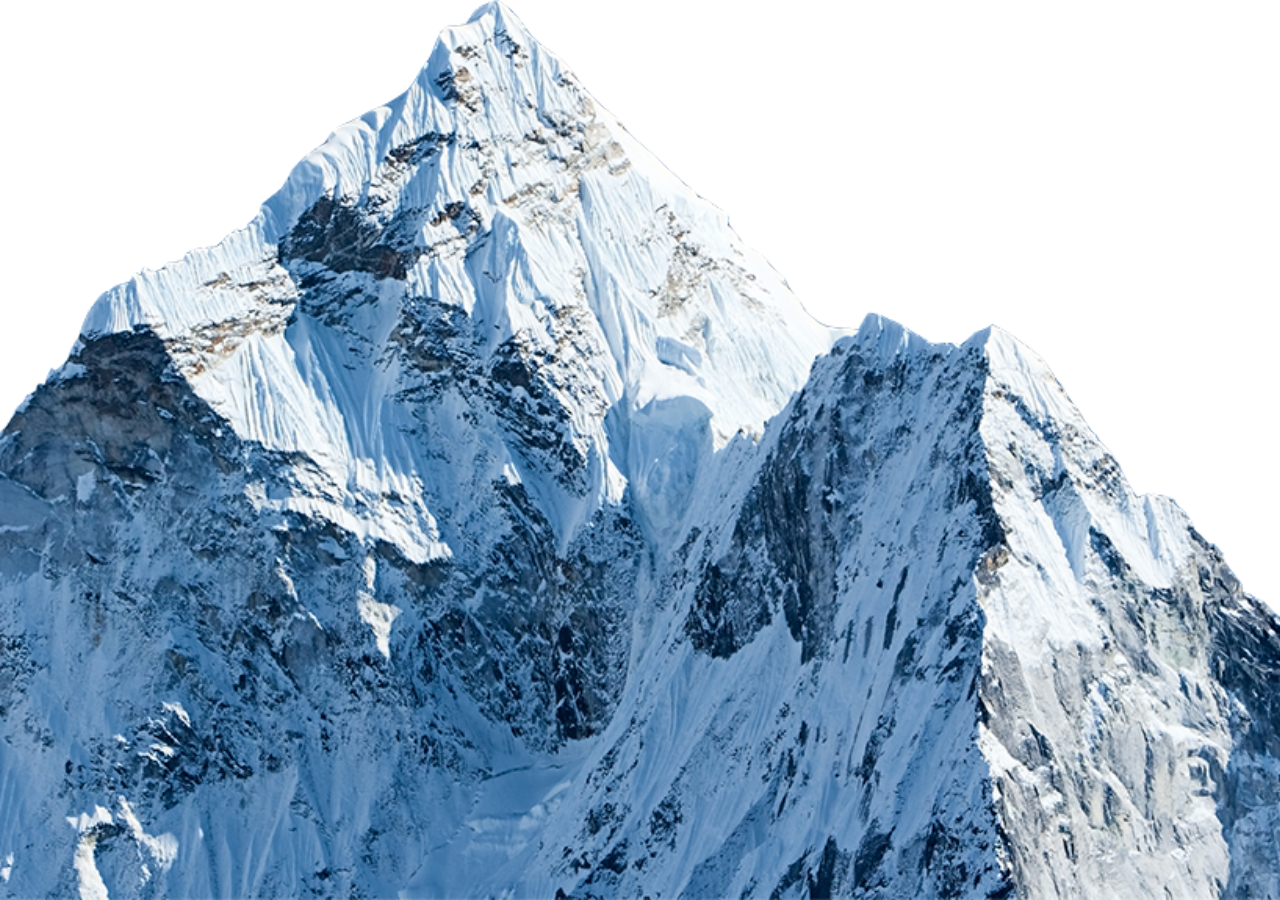
<file: button.html>
<!DOCTYPE html>
<html lang="pt-br">
<head>
    <meta charset="UTF-8">
    <meta http-equiv="X-UA-Compatible" content="IE=edge">
    <meta name="viewport" content="width=device-width, initial-scale=1.0">
    <title>Document</title>
    <style>

        body{
        }
        body::after{
            height: 100%;
            width: 105%;
            position: absolute;
            top: 0;
            right: 0;
            bottom: 0;
            left: 0;
            pointer-events: none;
            background: url('pexels-hristo-fidanov-1252890.png')no-repeat ;
            background-size: cover;

        }
    

        @keyframes sky{
            from{
                transform: translateX(-50%);
            }
        }

        main{
            background: url('montanha\ de\ gelo\ png\ -\ Imagens\ hd\ para\ download.png') no-repeat center center;
            background-size: cover;
            position: absolute;
            top: 0;
            right: 0;
            bottom: 0;
            left: 0;
            z-index: 1;
        }
    </style>
</head>
<body>
    <main>

    </main>
</body>
</html>
</file>
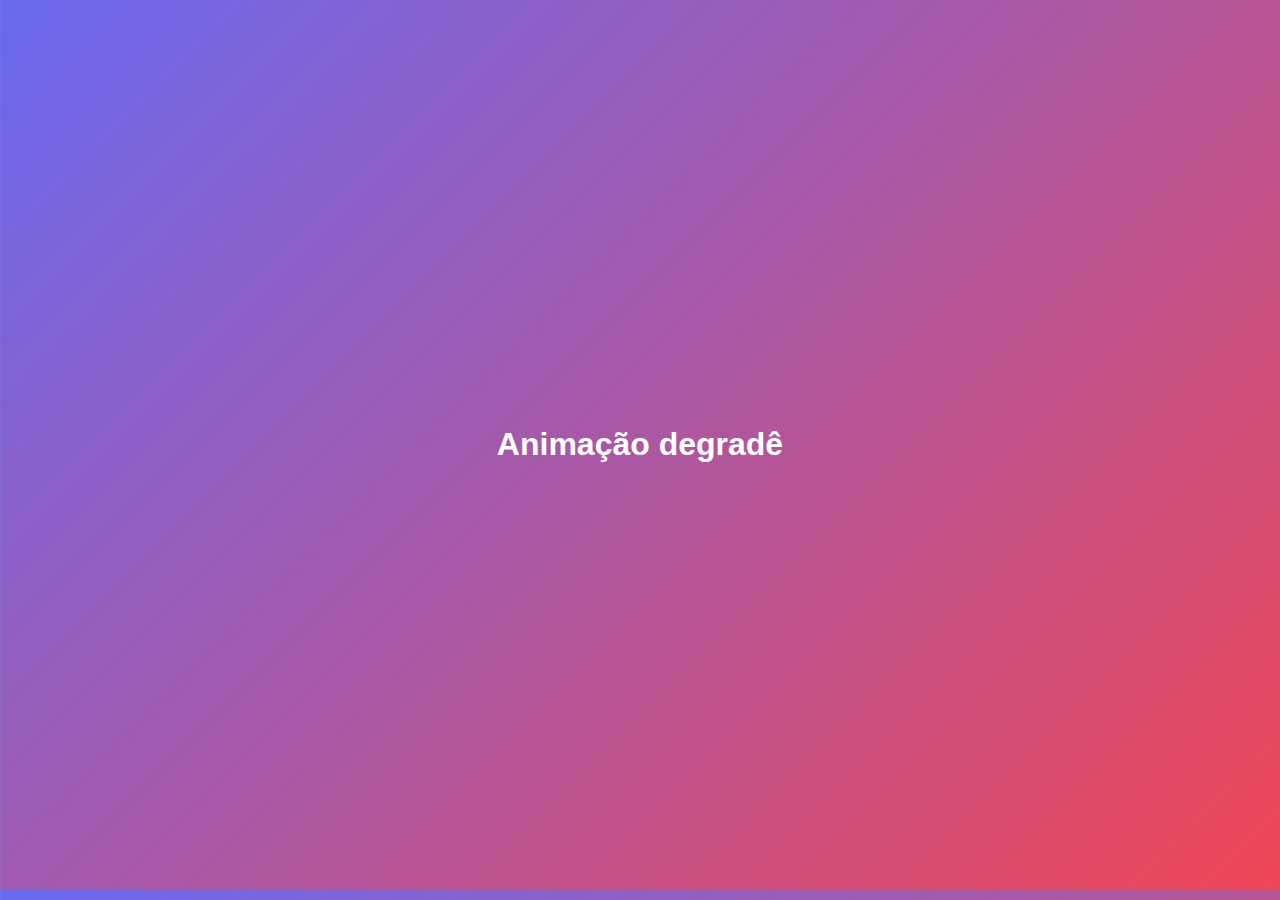
<file: exercicio.html>
<!DOCTYPE html>
<html lang="pt-br">
<head>
    <meta charset="UTF-8">
    <meta http-equiv="X-UA-Compatible" content="IE=edge">
    <meta name="viewport" content="width=device-width, initial-scale=1.0">
    <title>Fundo degrade</title>
    <style>

        body{
            animation: gradient 5s ease-in-out alternate infinite;
            display: flex;
            align-items: center;
            height: 97vh;
            justify-content: center;
            font-size: 1em;
            font-family: Arial, Helvetica, sans-serif;
            color: white;
            background-image: linear-gradient(-45deg, rgba(0, 255, 242, 0.781), yellow, rgba(255, 0, 0, 0.74), rgba(9, 9, 230, 0.61));
            background-size: 500% 100%;
            
        }

        @keyframes gradient{
            0%{
                background-position-x: 0%;
            }

            50%{
                background-position-x: 50%;
            }

            100%{
                background-position: 100%;
            }
        }
    </style>
</head>
<body>
    <div>
        <h1>Animação degradê</h1>
    </div>
</body>
</html>
</file>
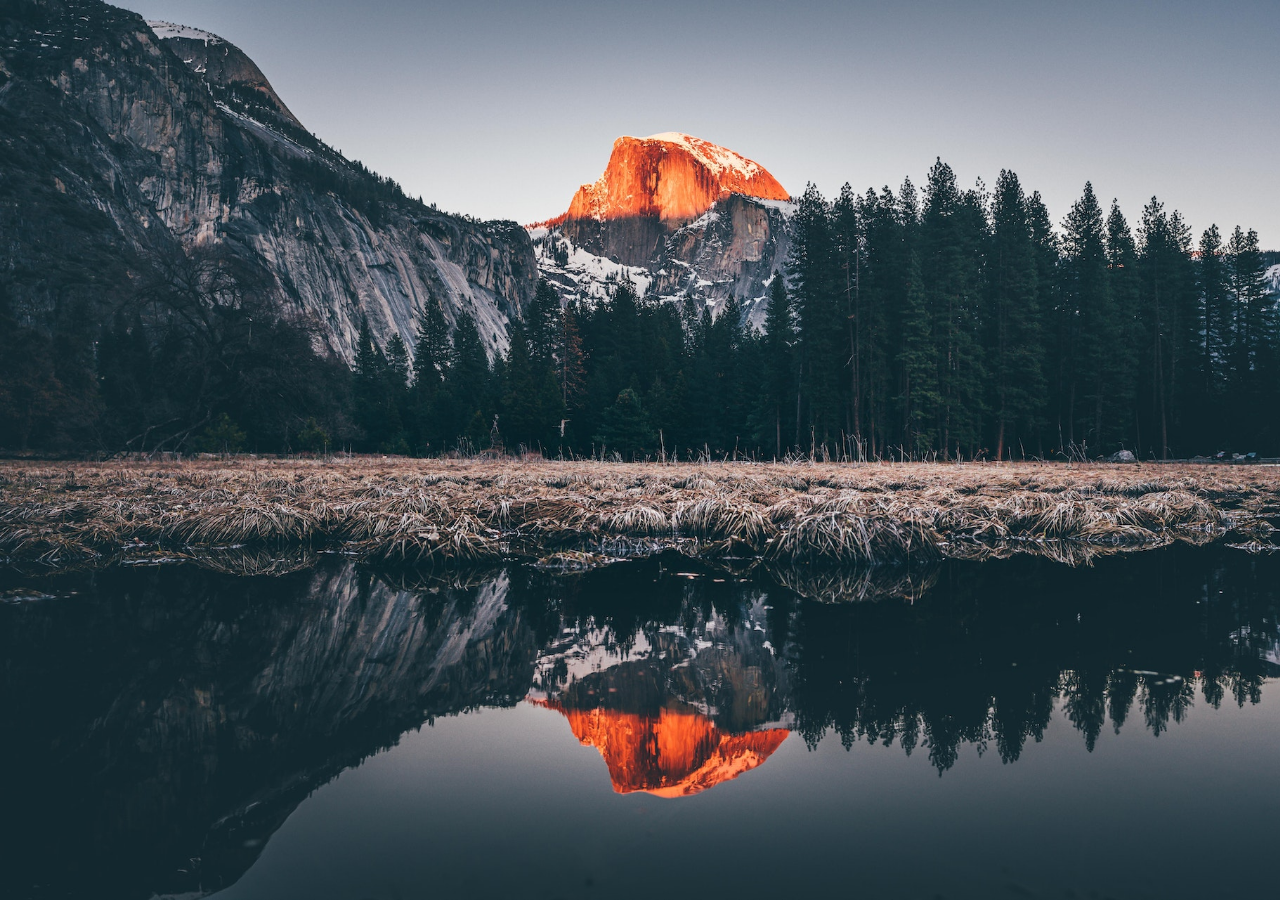
<file: exercicio4.html>
<!DOCTYPE html>
<html lang="en">
<head>
    <meta charset="UTF-8">
    <meta http-equiv="X-UA-Compatible" content="IE=edge">
    <meta name="viewport" content="width=device-width, initial-scale=1.0">
    <link rel="stylesheet" href="ex04.css">
    <title>Ex04</title>
</head>
<body>
    <div class="container">
        <h1>Utilizando animações com CSS</h1>
        <div class="mascara">
            <h2>Tudo pronto?</h2>
        </div>
    </div>
</body>
</html>
</file>
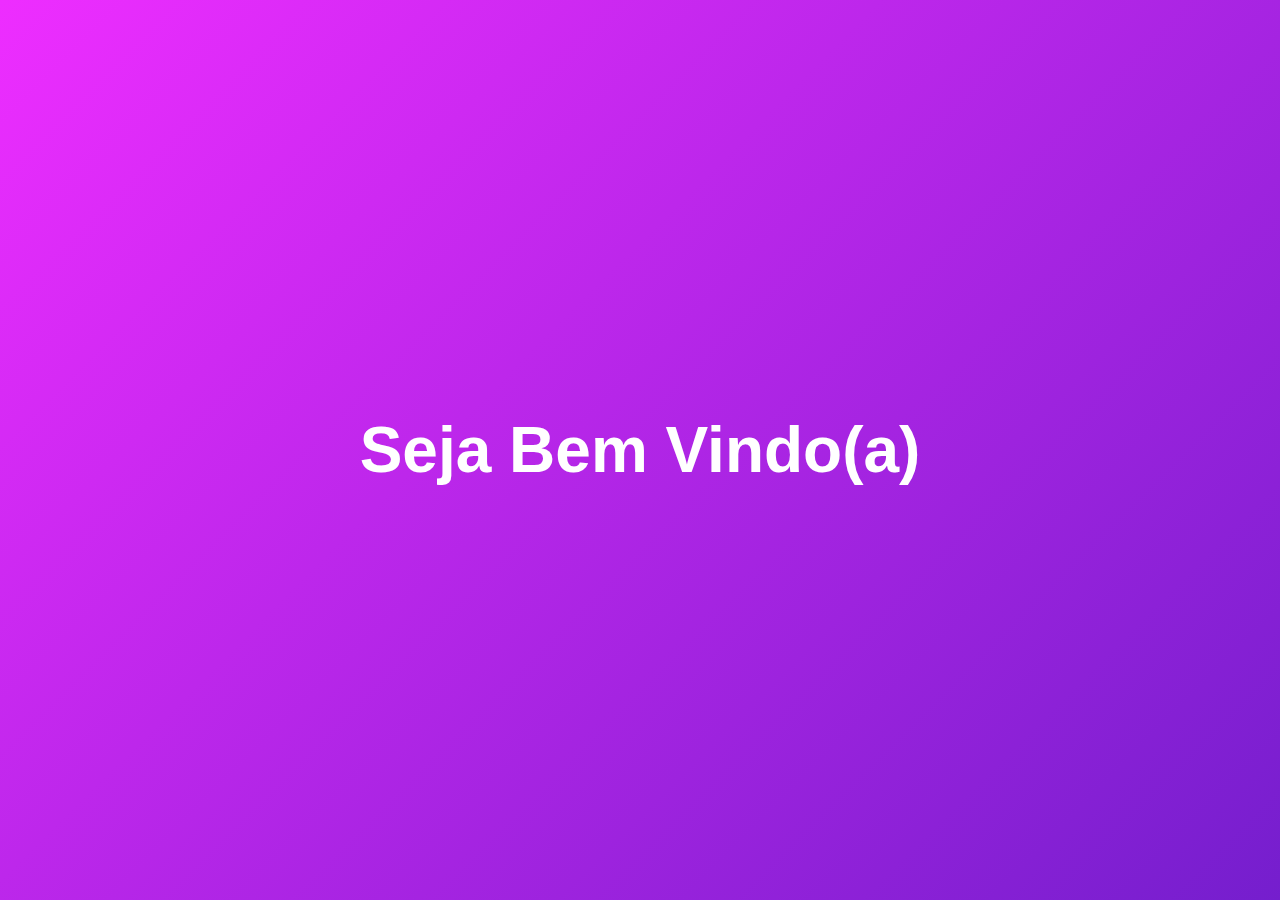
<file: gradient.html>
<!DOCTYPE html>
<html lang="pt-br">
<head>
    <meta charset="UTF-8">
    <meta http-equiv="X-UA-Compatible" content="IE=edge">
    <meta name="viewport" content="width=device-width, initial-scale=1.0">
    <title>Gradient</title>
    <style>
        *{
            margin: 0;
            padding: 0;
            font-family: 'Segoe UI', Tahoma, Geneva, Verdana, sans-serif;
        }

        .container{
            animation: gradient 6s forwards;
            background-color: lightgray;
            color: white;
            height: 100vh;
            display: flex;
            align-items: center;
            justify-content: center;
            font-size: 2em;
            background-image: linear-gradient(-45deg, rgb(189, 3, 49), rgb(35, 20, 172), rgb(238, 45, 255));
            background-size: 500%, 100%;
        }

        @keyframes gradient{
            0%{
                background-position-x: 0%;
            }

            50%{
                background-position-x: 50%;
            }

            100%{
                background-position-x: 100%;
            }
        }

    </style>
</head>
<body>
    <div class="container">
        <h1>Seja Bem Vindo(a)</h1>
    </div>
</body>
</html>
</file>
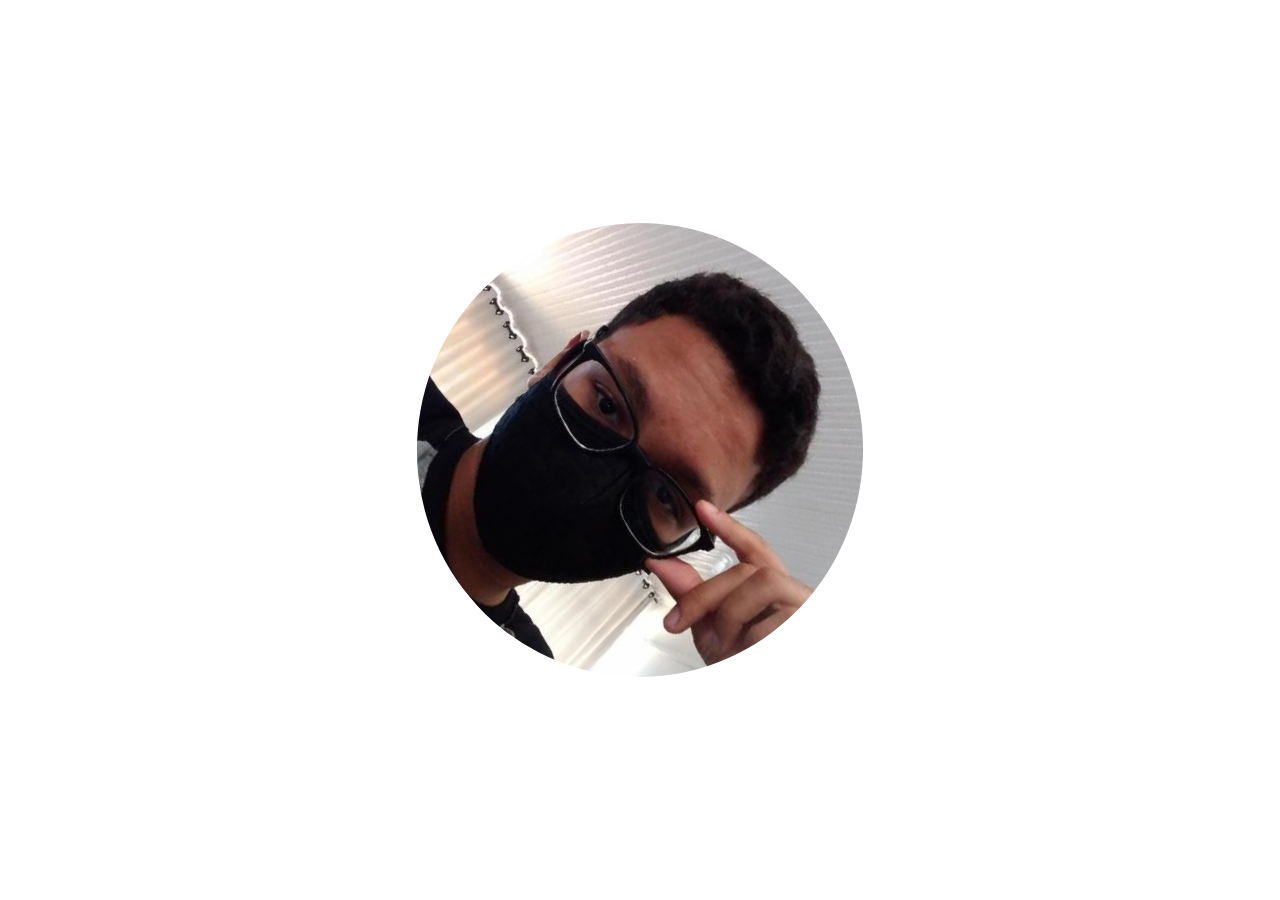
<file: transform.html>
<!DOCTYPE html>
<html lang="pt-br">
<head>
    <meta charset="UTF-8">
    <meta http-equiv="X-UA-Compatible" content="IE=edge">
    <meta name="viewport" content="width=device-width, initial-scale=1.0">
    <title>Transform</title>
    <style>
        .container{
            width: 300px;
            height: 300px;
            position: absolute;
            /* Translate(horizontal, vertical) */
            top: 50%;
            left: 50%;
            transform: translate(-50%, -50%);
        }
        img{
            width: 100%;
            border-radius: 50%;
            /* rotate rotaciona usando graus (deg) e turn */
            /* scale(horizontal, vertical em proporçoes de numeros) */
            /* skew serve para deixar  o elemnto em diagonal */
            transform: rotate(50deg) scale(1.5, 1.5) skew(1deg);

        }
    </style>
</head>
<body>
    <div class="container">
        <img src="102707728.jpg" alt="">
    </div>
</body>
</html>
</file>
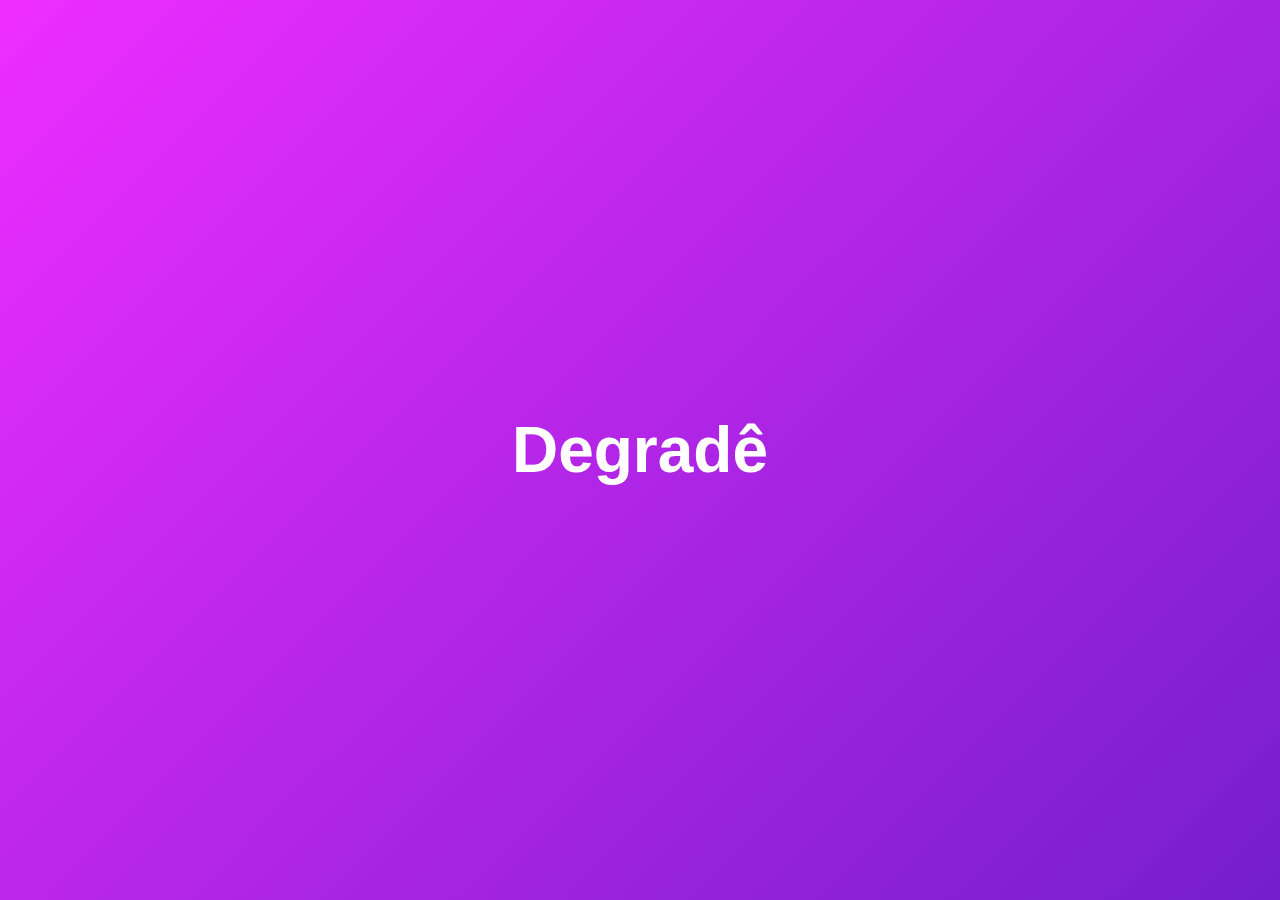
<file: praticas/gradient.html>
<!DOCTYPE html>
<html lang="pt-br">
<head>
    <meta charset="UTF-8">
    <meta http-equiv="X-UA-Compatible" content="IE=edge">
    <meta name="viewport" content="width=device-width, initial-scale=1.0">
    <title>Gradient</title>
    <style>
        *{
            margin: 0;
            padding: 0;
            font-family: 'Segoe UI', Tahoma, Geneva, Verdana, sans-serif;
        }

        .container{
            animation: gradient 6s  forwards;
            background-color: lightgray;
            color: white;
            height: 100vh;
            display: flex;
            align-items: center;
            justify-content: center;
            font-size: 2em;
            background-image: linear-gradient(-45deg, rgb(189, 3, 49), rgb(35, 20, 172), rgb(238, 45, 255));
            background-size: 500%, 100%;
        }

        @keyframes gradient{
            0%{
                background-position-x: 0%;
            }

            50%{
                background-position-x: 50%;
            }

            100%{
                background-position-x: 100%;
            }
        }
    </style>
</head>
<body>
    <div class="container">
        <h1>Degradê</h1>
    </div>
</body>
</html>
</file>
<file: ex04.css>
* {
  margin: 0;
  padding: 0;
}

body {
  background: url("pexels-ian-beckley-2440021.jpg") top left no-repeat fixed;
  background-size: cover;
  font-family: Arial, Helvetica, sans-serif;
  color: white;
  font-weight: bolder;
}

.container {
  -webkit-animation: cont 3s ease-in-out forwards;
          animation: cont 3s ease-in-out forwards;
  width: 90%;
  position: absolute;
  top: 50%;
  left: 50%;
  transform: translate(-50%, -50%);
  text-align: center;
  opacity: 0;
}

h1 {
  padding: 20px;
}

.mascara {
  margin: auto;
  position: relative;
  overflow: hidden;
  width: 50%;
}
.mascara::after {
  -webkit-animation: show 5s ease forwards;
          animation: show 5s ease forwards;
  background-color: white;
  content: "";
  display: block;
  position: absolute;
  top: 0;
  right: 0;
  bottom: 0;
  left: 0;
}

.mascara h2 {
  opacity: 0;
  -webkit-animation: texto 1ms 1.5s forwards;
          animation: texto 1ms 1.5s forwards;
}

@-webkit-keyframes cont {
  to {
    transform: translate(-50%, -70%);
    opacity: 1;
  }
}

@keyframes cont {
  to {
    transform: translate(-50%, -70%);
    opacity: 1;
  }
}
@-webkit-keyframes show {
  from {
    transform: translateX(-101%);
  }
  to {
    transform: translateX(98.5%);
  }
}
@keyframes show {
  from {
    transform: translateX(-101%);
  }
  to {
    transform: translateX(98.5%);
  }
}
@-webkit-keyframes texto {
  to {
    opacity: 1;
  }
}
@keyframes texto {
  to {
    opacity: 1;
  }
}
@media (max-width: 550px) {
  * {
    font-size: 1em;
  }
}
@media (min-width: 600px) {
  .container {
    width: 550px;
  }
}/*# sourceMappingURL=ex04.css.map */
</file>
